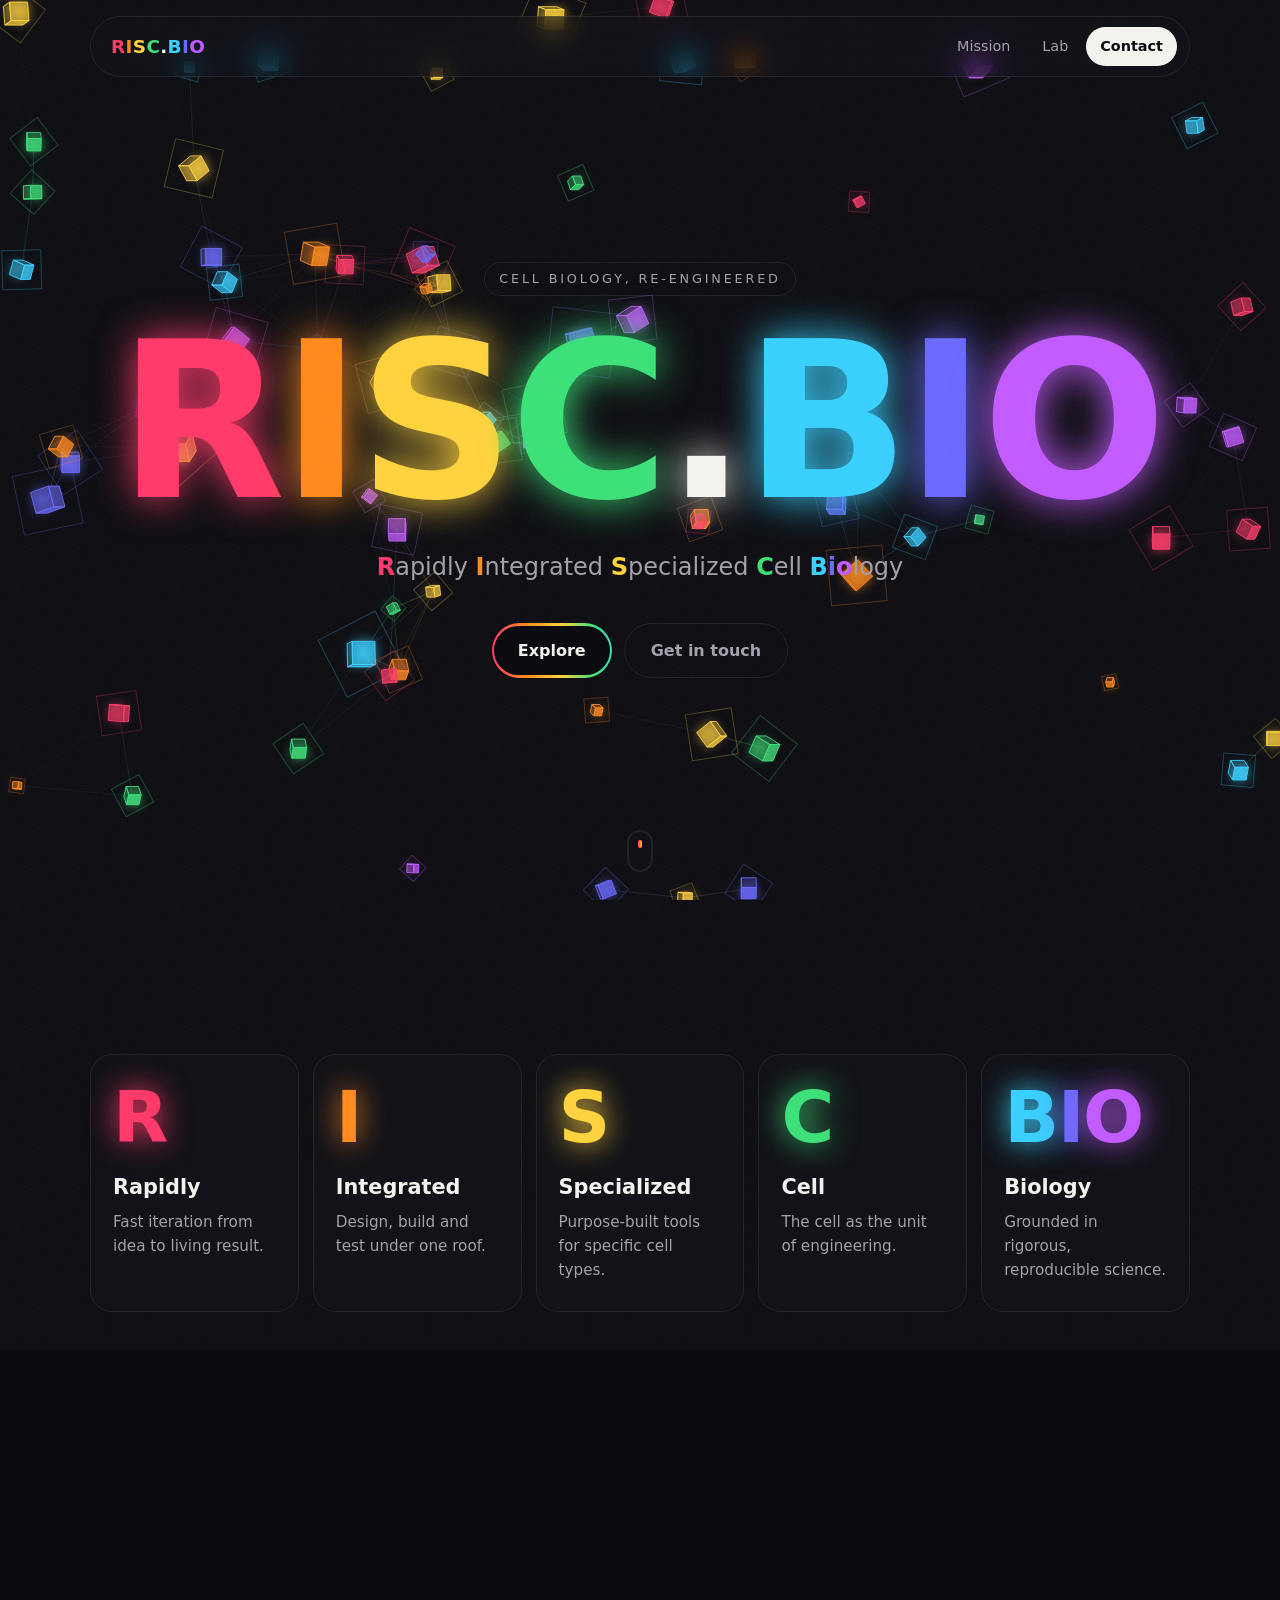
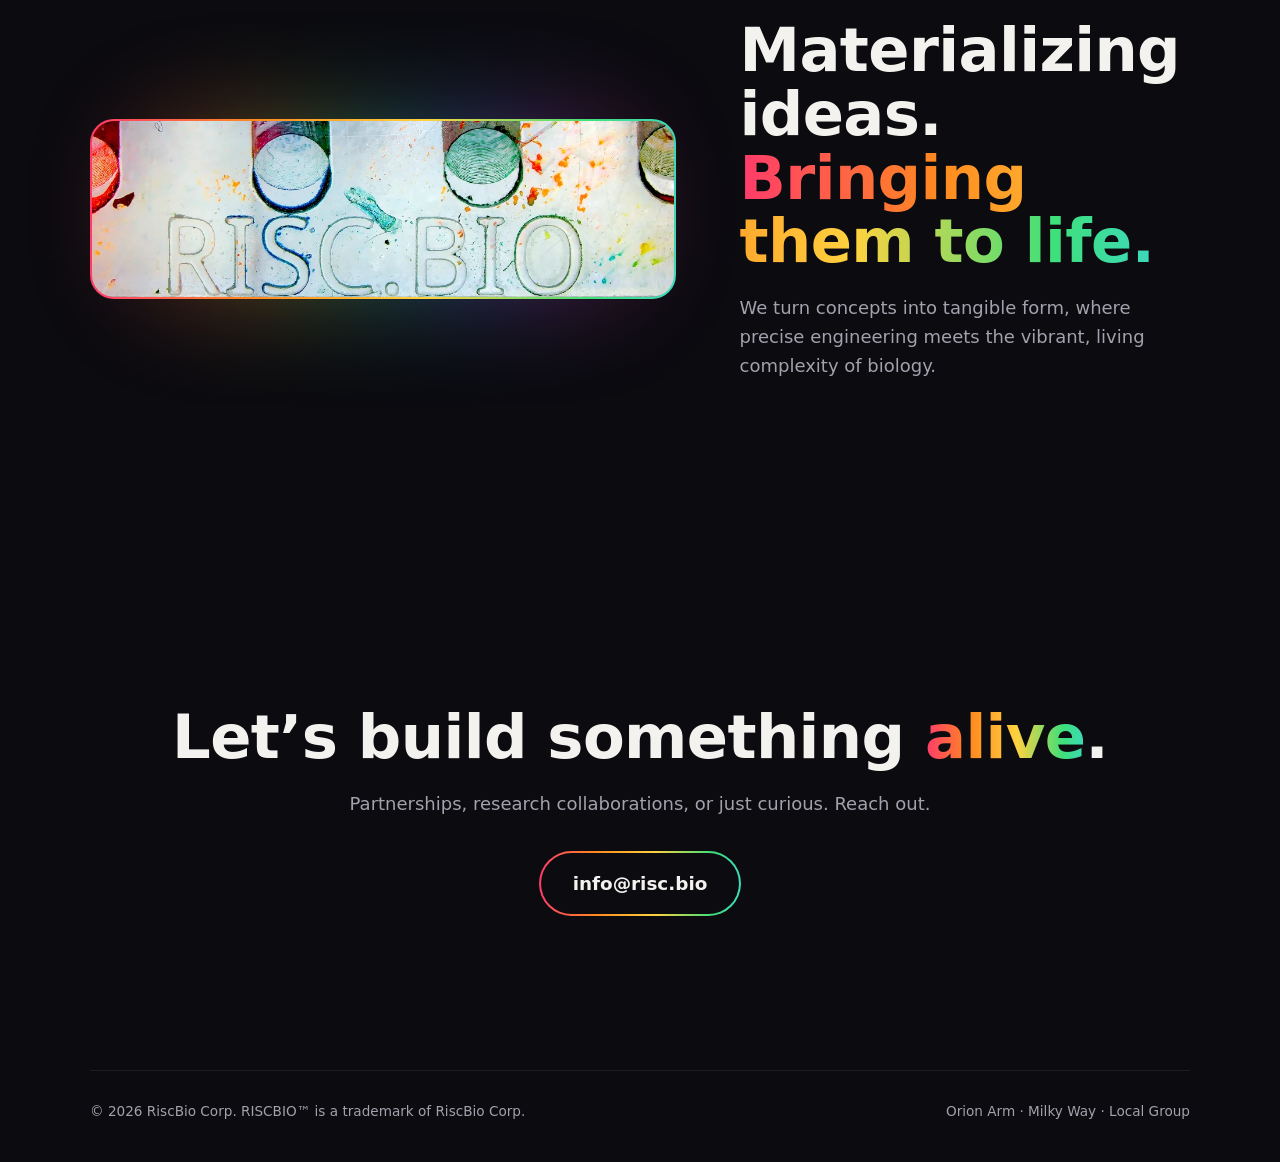
<file: index.html>
<!doctype html>
<html lang="en">
<head>
  <meta charset="utf-8">
  <meta name="viewport" content="width=device-width, initial-scale=1">
  <title>RISC.BIO — Rapidly Integrated Specialized Cell Biology</title>
  <meta name="description" content="RISC.BIO — Rapidly Integrated Specialized Cell Biology.">
  <meta property="og:title" content="RISC.BIO">
  <meta property="og:description" content="Rapidly Integrated Specialized Cell Biology">
  <meta property="og:image" content="https://www.risc.bio/assets/logo.png">
  <meta name="theme-color" content="#0b0b10">
  <link rel="icon" href="data:image/svg+xml,%3Csvg xmlns='http://www.w3.org/2000/svg' viewBox='0 0 32 32'%3E%3Cdefs%3E%3ClinearGradient id='g' x1='0' y1='0' x2='1' y2='1'%3E%3Cstop offset='0' stop-color='%23ff3b6b'/%3E%3Cstop offset='.5' stop-color='%23ffd23f'/%3E%3Cstop offset='1' stop-color='%233bd1ff'/%3E%3C/linearGradient%3E%3C/defs%3E%3Ccircle cx='16' cy='16' r='12' fill='none' stroke='url(%23g)' stroke-width='5'/%3E%3C/svg%3E">
  <link rel="preconnect" href="https://api.fontshare.com">
  <link href="https://api.fontshare.com/v2/css?f[]=clash-display@500,600,700&f[]=satoshi@400,500,700&display=swap" rel="stylesheet">
  <link rel="stylesheet" href="./assets/style.css">
</head>
<body>
  <canvas id="cells" aria-hidden="true"></canvas>
  <div class="grain" aria-hidden="true"></div>

  <header class="nav">
    <a href="#top" class="nav-mark" aria-label="RISC.BIO home">
      <span class="r1">R</span><span class="r2">I</span><span class="r3">S</span><span class="r4">C</span><span class="rdot">.</span><span class="r5">B</span><span class="r6">I</span><span class="r7">O</span>
    </a>
    <nav>
      <a href="#mission">Mission</a>
      <a href="#lab">Lab</a>
      <a href="#contact" class="nav-cta">Contact</a>
    </nav>
  </header>

  <main id="top">
    <section class="hero">
      <p class="eyebrow reveal">Cell biology, re-engineered</p>
      <h1 class="wordmark" aria-label="RISC.BIO">
        <span class="l r1">R</span><span class="l r2">I</span><span class="l r3">S</span><span class="l r4">C</span><span class="l rdot">.</span><span class="l r5">B</span><span class="l r6">I</span><span class="l r7">O</span>
      </h1>
      <p class="tagline reveal">
        <b class="r1">R</b>apidly <b class="r2">I</b>ntegrated <b class="r3">S</b>pecialized <b class="r4">C</b>ell <b class="r5">B</b><b class="r6">i</b><b class="r7">o</b>logy
      </p>
      <div class="hero-actions reveal">
        <a href="#mission" class="btn btn-rainbow"><span>Explore</span></a>
        <a href="#contact" class="btn btn-ghost">Get in touch</a>
      </div>
      <a href="#mission" class="scroll-cue" aria-label="Scroll down"><span></span></a>
    </section>

    <section id="mission" class="section">
      <div class="acro">
        <div class="acro-item reveal"><span class="acro-letter r1">R</span><h3>Rapidly</h3><p>Fast iteration from idea to living result.</p></div>
        <div class="acro-item reveal"><span class="acro-letter r2">I</span><h3>Integrated</h3><p>Design, build and test under one roof.</p></div>
        <div class="acro-item reveal"><span class="acro-letter r3">S</span><h3>Specialized</h3><p>Purpose-built tools for specific cell types.</p></div>
        <div class="acro-item reveal"><span class="acro-letter r4">C</span><h3>Cell</h3><p>The cell as the unit of engineering.</p></div>
        <div class="acro-item reveal"><span class="acro-letter acro-bio"><span class="r5">B</span><span class="r6">I</span><span class="r7">O</span></span><h3>Biology</h3><p>Grounded in rigorous, reproducible science.</p></div>
      </div>
    </section>

    <section id="lab" class="section lab">
      <div class="lab-frame reveal">
        <img src="./assets/logo.webp" width="1000" height="302" alt="RISC.BIO logo built up on a plate with colorful pigment" loading="lazy">
        <div class="lab-glow" aria-hidden="true"></div>
      </div>
      <div class="lab-copy reveal">
        <h2>Materializing ideas.<br><span class="rainbow-text">Bringing them to life.</span></h2>
        <p>We turn concepts into tangible form, where precise engineering meets the vibrant, living complexity of biology.</p>
      </div>
    </section>

    <section id="contact" class="section contact">
      <h2 class="reveal">Let’s build something <span class="rainbow-text">alive</span>.</h2>
      <p class="reveal">Partnerships, research collaborations, or just curious. Reach out.</p>
      <a class="btn btn-rainbow btn-lg reveal" href="mailto:info@risc.bio"><span>info@risc.bio</span></a>
    </section>
  </main>

  <footer class="footer">
    <span>© <span id="yr">2026</span> RiscBio Corp. RISCBIO™ is a trademark of RiscBio Corp.</span>
    <span>Orion Arm · Milky Way · Local Group</span>
  </footer>

  <script src="./assets/main.js" defer></script>
</body>
</html>
</file>
<file: assets/style.css>
:root {
  --bg: #0b0b10;
  --surface: #14141c;
  --text: #f4f2ee;
  --muted: #a3a1ab;
  --line: rgba(255,255,255,.08);
  /* rainbow brand */
  --c1: #ff3b6b; /* R - hot pink/red */
  --c2: #ff8a1f; /* I - orange */
  --c3: #ffd23f; /* S - yellow */
  --c4: #3ee07a; /* C - green */
  --c5: #3bd1ff; /* B - cyan */
  --c6: #6b6bff; /* I - indigo */
  --c7: #c35cff; /* O - violet */
  --rainbow: linear-gradient(90deg, var(--c1), var(--c2), var(--c3), var(--c4), var(--c5), var(--c6), var(--c7), var(--c1));
  --display: 'Clash Display', 'Satoshi', system-ui, sans-serif;
  --body: 'Satoshi', system-ui, -apple-system, sans-serif;
  --ease: cubic-bezier(.16, 1, .3, 1);
}

*, *::before, *::after { box-sizing: border-box; }
html { scroll-behavior: smooth; -webkit-text-size-adjust: 100%; }
body {
  margin: 0; background: var(--bg); color: var(--text);
  font-family: var(--body); font-size: clamp(1rem, .95rem + .25vw, 1.125rem);
  line-height: 1.6; -webkit-font-smoothing: antialiased; overflow-x: hidden;
}
img { max-width: 100%; height: auto; display: block; }
a { color: inherit; text-decoration: none; }

.r1 { color: var(--c1); } .r2 { color: var(--c2); } .r3 { color: var(--c3); }
.r4 { color: var(--c4); } .r5 { color: var(--c5); } .r6 { color: var(--c6); }
.r7 { color: var(--c7); } .rdot { color: var(--text); }

#cells { position: fixed; inset: 0; width: 100%; height: 100%; z-index: 0; pointer-events: none; }
.grain {
  position: fixed; inset: -50%; z-index: 1; pointer-events: none; opacity: .06;
  background-image: url("data:image/svg+xml,%3Csvg xmlns='http://www.w3.org/2000/svg' width='160' height='160'%3E%3Cfilter id='n'%3E%3CfeTurbulence type='fractalNoise' baseFrequency='.9' numOctaves='2'/%3E%3C/filter%3E%3Crect width='100%25' height='100%25' filter='url(%23n)'/%3E%3C/svg%3E");
}
main, .nav, .footer { position: relative; z-index: 2; }

/* Nav */
.nav {
  position: fixed; top: 16px; left: 50%; transform: translateX(-50%);
  width: min(1100px, calc(100% - 32px)); display: flex; align-items: center; justify-content: space-between;
  padding: 10px 12px 10px 20px; border-radius: 999px; z-index: 10;
  background: rgba(20,20,28,.55); border: 1px solid var(--line);
  backdrop-filter: blur(14px) saturate(140%); -webkit-backdrop-filter: blur(14px) saturate(140%);
}
.nav-mark { font-family: var(--display); font-weight: 700; font-size: 1.15rem; letter-spacing: .02em; }
.nav nav { display: flex; gap: 4px; align-items: center; }
.nav nav a { padding: 8px 14px; border-radius: 999px; font-size: .9rem; color: var(--muted); transition: color .2s, background .2s; }
.nav nav a:hover { color: var(--text); background: rgba(255,255,255,.06); }
.nav nav .nav-cta { color: var(--bg); background: var(--text); font-weight: 700; }
.nav nav .nav-cta:hover { color: var(--bg); background: #fff; }

/* Hero */
.hero {
  min-height: 100svh; display: flex; flex-direction: column; align-items: center; justify-content: center;
  text-align: center; padding: 120px 20px 80px; position: relative;
}
.eyebrow {
  font-size: .8rem; letter-spacing: .22em; text-transform: uppercase; color: var(--muted);
  padding: 6px 14px; border: 1px solid var(--line); border-radius: 999px; margin: 0 0 28px;
}
.wordmark {
  font-family: var(--display); font-weight: 700; line-height: .9; margin: 0;
  font-size: clamp(4rem, 17vw, 15rem); letter-spacing: -.02em; display: flex; flex-wrap: nowrap;
}
.wordmark .l {
  display: inline-block; opacity: 0; transform: translateY(60%) rotate(8deg) scale(.8);
  animation: letterIn 1s var(--ease) forwards, bob 5s ease-in-out infinite;
  text-shadow: 0 0 40px currentColor;
  transition: transform .4s var(--ease), filter .4s;
  cursor: default;
}
.wordmark .l:nth-child(1) { animation-delay: .05s, 1.1s; }
.wordmark .l:nth-child(2) { animation-delay: .12s, 1.3s; }
.wordmark .l:nth-child(3) { animation-delay: .19s, 1.5s; }
.wordmark .l:nth-child(4) { animation-delay: .26s, 1.7s; }
.wordmark .l:nth-child(5) { animation-delay: .33s, 1.9s; }
.wordmark .l:nth-child(6) { animation-delay: .40s, 2.1s; }
.wordmark .l:nth-child(7) { animation-delay: .47s, 2.3s; }
.wordmark .l:nth-child(8) { animation-delay: .54s, 2.5s; }
.wordmark .l.pop { animation: pop .6s var(--ease); opacity: 1; }
@keyframes letterIn { to { opacity: 1; transform: none; } }
@keyframes bob { 0%,100% { translate: 0 0; } 50% { translate: 0 -10px; } }
@keyframes pop { 0% { transform: scale(1); } 40% { transform: scale(1.25) rotate(-6deg); } 100% { transform: scale(1); } }

.tagline { font-size: clamp(1.05rem, .9rem + .8vw, 1.5rem); color: var(--muted); margin: 28px 0 36px; max-width: 40ch; }
.tagline b { font-weight: 700; }
.hero-actions { display: flex; gap: 12px; flex-wrap: wrap; justify-content: center; }

.btn {
  display: inline-flex; align-items: center; justify-content: center; padding: 14px 26px; border-radius: 999px;
  font-weight: 700; font-size: 1rem; transition: transform .3s var(--ease), box-shadow .3s; position: relative;
}
.btn:hover { transform: translateY(-2px); }
.btn:focus-visible, .nav a:focus-visible { outline: 2px solid var(--c5); outline-offset: 3px; }
.btn-rainbow { background: var(--rainbow); background-size: 200% 100%; animation: flow 6s linear infinite; padding: 2px; }
.btn-rainbow span { background: var(--bg); border-radius: 999px; padding: 12px 24px; display: block; transition: background .3s, color .3s; }
.btn-rainbow:hover span { background: transparent; color: var(--bg); }
.btn-rainbow:hover { box-shadow: 0 10px 40px -10px var(--c7), 0 10px 40px -10px var(--c1); }
.btn-ghost { border: 1px solid var(--line); color: var(--muted); }
.btn-ghost:hover { color: var(--text); border-color: rgba(255,255,255,.25); }
.btn-lg span { padding: 16px 32px; font-size: 1.15rem; }
@keyframes flow { to { background-position: 200% 0; } }

.scroll-cue { position: absolute; bottom: 28px; width: 26px; height: 42px; border: 2px solid var(--line); border-radius: 20px; }
.scroll-cue span { position: absolute; left: 50%; top: 8px; width: 4px; height: 8px; margin-left: -2px; border-radius: 2px; background: var(--rainbow); background-size: 400% 100%; animation: cue 1.8s ease-in-out infinite, flow 4s linear infinite; }
@keyframes cue { 0% { opacity: 0; transform: translateY(0); } 40% { opacity: 1; } 100% { opacity: 0; transform: translateY(14px); } }

/* Sections */
.section { width: min(1100px, calc(100% - 40px)); margin: 0 auto; padding: clamp(80px, 12vw, 160px) 0; }
h2 { font-family: var(--display); font-weight: 600; font-size: clamp(2rem, 1.4rem + 3vw, 4rem); line-height: 1.05; margin: 0 0 20px; letter-spacing: -.01em; }
.rainbow-text { background: var(--rainbow); background-size: 200% 100%; -webkit-background-clip: text; background-clip: text; color: transparent; animation: flow 8s linear infinite; }

.acro { display: grid; grid-template-columns: repeat(5, 1fr); gap: 14px; }
.acro-item {
  background: rgba(20,20,28,.6); border: 1px solid var(--line); border-radius: 22px; padding: 26px 22px 28px;
  backdrop-filter: blur(8px); -webkit-backdrop-filter: blur(8px);
  transition: transform .5s var(--ease), border-color .4s, box-shadow .4s;
}
.acro-item:hover { transform: translateY(-6px); border-color: rgba(255,255,255,.2); }
.acro-item:nth-child(1):hover { box-shadow: 0 20px 60px -25px var(--c1); }
.acro-item:nth-child(2):hover { box-shadow: 0 20px 60px -25px var(--c2); }
.acro-item:nth-child(3):hover { box-shadow: 0 20px 60px -25px var(--c3); }
.acro-item:nth-child(4):hover { box-shadow: 0 20px 60px -25px var(--c4); }
.acro-item:nth-child(5):hover { box-shadow: 0 20px 60px -25px var(--c5); }
.acro-letter { font-family: var(--display); font-weight: 700; font-size: 4.5rem; line-height: 1; display: block; margin-bottom: 18px; text-shadow: 0 0 30px currentColor; }
.acro-bio { white-space: nowrap; letter-spacing: -.02em; }
.acro-item h3 { font-family: var(--display); font-weight: 600; font-size: 1.3rem; margin: 0 0 6px; }
.acro-item p { margin: 0; color: var(--muted); font-size: .95rem; }

.lab { display: grid; grid-template-columns: 1.3fr 1fr; gap: clamp(30px, 5vw, 70px); align-items: center; }
.lab-frame { position: relative; border-radius: 24px; padding: 2px; background: var(--rainbow); background-size: 200% 100%; animation: flow 10s linear infinite; }
.lab-frame img { border-radius: 22px; width: 100%; }
.lab-glow { position: absolute; inset: 10%; z-index: -1; background: var(--rainbow); filter: blur(60px); opacity: .45; }
.lab-copy p { color: var(--muted); max-width: 42ch; }

.contact { text-align: center; display: flex; flex-direction: column; align-items: center; }
.contact p { color: var(--muted); margin: 0 0 32px; }

.footer {
  width: min(1100px, calc(100% - 40px)); margin: 0 auto; padding: 30px 0 40px; border-top: 1px solid var(--line);
  display: flex; justify-content: space-between; color: var(--muted); font-size: .85rem;
}

/* Reveal */
.reveal { opacity: 0; transform: translateY(28px); transition: opacity .9s var(--ease), transform .9s var(--ease); }
.reveal.in { opacity: 1; transform: none; }
.acro .reveal:nth-child(2) { transition-delay: .08s; }
.acro .reveal:nth-child(3) { transition-delay: .16s; }
.acro .reveal:nth-child(4) { transition-delay: .24s; }
.acro .reveal:nth-child(5) { transition-delay: .32s; }
.hero .reveal { transition-delay: .6s; }
.hero .tagline.reveal { transition-delay: .75s; }
.hero .hero-actions.reveal { transition-delay: .9s; }

@media (max-width: 900px) {
  .acro { grid-template-columns: repeat(2, 1fr); }
  .acro-item:last-child { grid-column: span 2; }
  .lab { grid-template-columns: 1fr; }
}
@media (max-width: 560px) {
  .nav nav a:not(.nav-cta) { display: none; }
  .acro { grid-template-columns: 1fr; }
  .acro-item:last-child { grid-column: auto; }
  .footer { flex-direction: column; gap: 6px; }
}
@media (prefers-reduced-motion: reduce) {
  *, *::before, *::after { animation: none !important; transition: none !important; }
  .wordmark .l, .reveal { opacity: 1; transform: none; }
  html { scroll-behavior: auto; }
}
.wordmark .rdot { cursor: pointer; }
.wordmark .rdot:hover { filter: drop-shadow(0 0 18px #fff); }
/* Easter egg: fade page content so the channel is visible */
main, .footer { transition: opacity 1.6s var(--ease); }
body.channel-on main, body.channel-on .footer { opacity: .15; }
</file>
